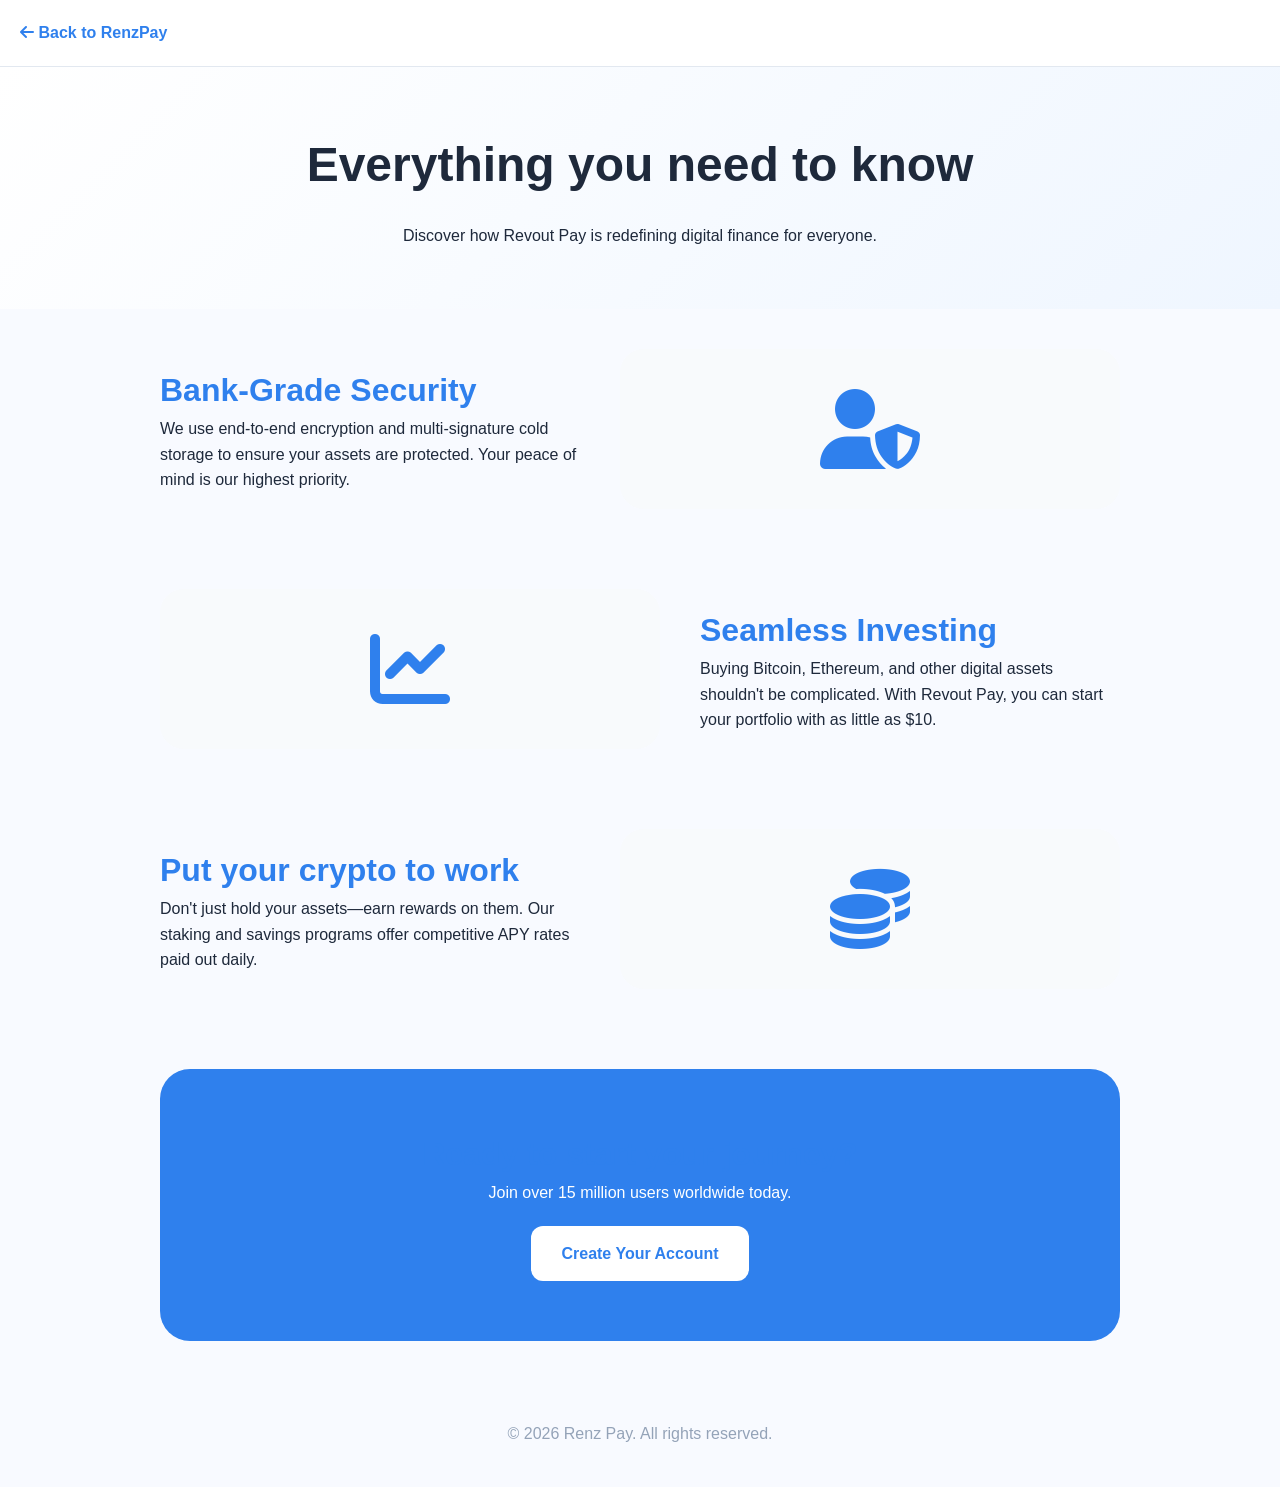
<file: learn.html>
<!DOCTYPE html>
<html lang="en">
<head>
    <meta charset="UTF-8">
    <meta name="viewport" content="width=device-width, initial-scale=1.0">
    <title>About RenzPay — How It Works</title>
    <link rel="icon" type="image/png" href="chidenulogo.png">
    <link rel="stylesheet" href="style.css">
    <link rel="stylesheet" href="https://cdnjs.cloudflare.com/ajax/libs/font-awesome/6.0.0/css/all.min.css">
    <style>
        :root {
            --primary: #2f80ed;
            --text: #1e293b;
            --light-bg: #f8fafc;
        }

        body {
            font-family: 'Inter', sans-serif;
            margin: 0;
            color: var(--text);
            line-height: 1.6;
        }

        .learn-header {
            padding: 60px 20px;
            text-align: center;
            background: linear-gradient(135deg, #ffffff 0%, #eff6ff 100%);
        }

        .container {
            max-width: 1000px;
            margin: 0 auto;
            padding: 40px 20px;
        }

        .section {
            margin-bottom: 80px;
            display: flex;
            align-items: center;
            gap: 40px;
        }

        .section:nth-child(even) {
            flex-direction: row-reverse;
        }

        .section-text {
            flex: 1;
        }

        .section-image {
            flex: 1;
            background: var(--light-bg);
            border-radius: 24px;
            padding: 40px;
            text-align: center;
        }

        .section-image i {
            font-size: 80px;
            color: var(--primary);
        }

        h1 { font-size: 3rem; margin-bottom: 20px; }
        h2 { font-size: 2rem; color: var(--primary); }

        .back-nav {
            padding: 20px;
            position: sticky;
            top: 0;
            background: white;
            border-bottom: 1px solid #e2e8f0;
            z-index: 100;
        }

        .cta-box {
            background: var(--primary);
            color: white;
            padding: 60px;
            border-radius: 30px;
            text-align: center;
            margin-top: 40px;
        }

        .btn-white {
            background: white;
            color: var(--primary);
            padding: 15px 30px;
            border-radius: 12px;
            text-decoration: none;
            font-weight: 700;
            display: inline-block;
            margin-top: 20px;
        }

        @media (max-width: 768px) {
            .section, .section:nth-child(even) { flex-direction: column; }
        }
    </style>
</head>
<body>

    <nav class="back-nav">
        <a href="index.html" style="text-decoration: none; color: var(--primary); font-weight: 600;">
            <i class="fas fa-arrow-left"></i> Back to RenzPay
        </a>
    </nav>

    <header class="learn-header">
        <h1>Everything you need to know</h1>
        <p>Discover how Revout Pay is redefining digital finance for everyone.</p>
    </header>

    <div class="container">
        
        <div class="section">
            <div class="section-text">
                <h2>Bank-Grade Security</h2>
                <p>We use end-to-end encryption and multi-signature cold storage to ensure your assets are protected. Your peace of mind is our highest priority.</p>
            </div>
            <div class="section-image">
                <i class="fas fa-user-shield"></i>
            </div>
        </div>

        <div class="section">
            <div class="section-text">
                <h2>Seamless Investing</h2>
                <p>Buying Bitcoin, Ethereum, and other digital assets shouldn't be complicated. With Revout Pay, you can start your portfolio with as little as $10.</p>
            </div>
            <div class="section-image">
                <i class="fas fa-chart-line"></i>
            </div>
        </div>

        <div class="section">
            <div class="section-text">
                <h2>Put your crypto to work</h2>
                <p>Don't just hold your assets—earn rewards on them. Our staking and savings programs offer competitive APY rates paid out daily.</p>
            </div>
            <div class="section-image">
                <i class="fas fa-coins"></i>
            </div>
        </div>

        <div class="cta-box">
            <h2>Ready to start your journey?</h2>
            <p>Join over 15 million users worldwide today.</p>
            <a href="index.html" class="btn-white">Create Your Account</a>
        </div>

    </div>

    <footer style="text-align: center; padding: 40px; color: #94a3b8;">
        &copy; 2026 Renz Pay. All rights reserved.
    </footer>

</body>
</html>
</file>
<file: style.css>
:root {
    --primary: #1e3a8a;
    --text-dark: #111827;
    --text-light: #6b7280;
    --bg-app: #f3f4f6;
    --white: #ffffff;
    --border: #e5e7eb;
}

* {
    margin: 0; padding: 0; box-sizing: border-box;
    font-family: 'Inter', sans-serif;
}
/* Ensure views occupy the correct vertical space */
/* Crucial: This must be at the bottom of style.css */
.hidden {
    display: none !important;
    visibility: hidden !important;
    opacity: 0 !important;
    pointer-events: none !important;
}

/* Ensure each view container starts at the top and covers the screen */
#view-home, 
#view-settings, 
#view-explore {
    width: 100%;
    min-height: 100vh;
    
    padding-bottom: 80px; /* Space for bottom nav */
    background-color: #f8faff; /* Match your app background */
    box-sizing: border-box;
}

/* Force hidden state to override any flex/block settings */

body {
    margin: 0;
    padding: 0;
    font-family: 'Inter', sans-serif;
    background-color: #f8faff;
    overflow-x: hidden;
}

/* Full screen preloader overlay */
#preloader {
    position: fixed;
    top: 0;
    left: 0;
    width: 100%;
    height: 100%;
    background: #ffffff;
    display: flex;
    justify-content: center;
    align-items: center;
    z-index: 9999;
    transition: opacity 0.5s ease;
}

/* Spinner Dots Animation (Matching your image) */
.spinner {
    display: flex;
    gap: 8px;
}

.spinner div {
    width: 12px;
    height: 12px;
    background-color: #f39c12; /* Orange dot from your image */
    border-radius: 50%;
    animation: bounce 0.6s infinite alternate;
}

.spinner .dot2 { animation-delay: 0.2s; }
.spinner .dot3 { animation-delay: 0.4s; }

@keyframes bounce {
    to { transform: translateY(-10px); opacity: 0.5; }
}

/* Fade out class */
.loader-hidden {
    opacity: 0;
    pointer-events: none;
}
.app-container, .settings-container {
    width: 100%;
    max-height: 100vh;

    box-sizing: border-box;
    
}


/* Header */
.header {
    display: flex;
    justify-content: space-between;
    align-items: center;
    padding: 20px;
}

.brand {
    display: flex;
    align-items: center;
    gap: 10px;
    font-weight: 700;
    color: var(--primary);
    font-size: 1.1rem;
}

.logo-circle {
    width: 32px;  /* Match your current size */
    height: 32px;
    background: #2f80ed; /* Keep your brand color background */
    border-radius: 50%;
    display: flex;
    align-items: center;
    justify-content: center;
    overflow: hidden; /* Ensures the image doesn't bleed out */
}

.nav-icon {
    width: 100%;    /* Fills the circle */
    height: 100%;
    object-fit: cover; /* Keeps the logo centered and proportional */
}

/* Optional: If your logo is a white icon on a transparent background */
.nav-icon {
    width: 70%; /* Makes it look like a nice padded icon inside the circle */
    height: 70%;
    object-fit: contain;
}

/* Balance Card */
.balance-card {
    margin: 0 20px;
    padding: 25px;
    border: 1px solid var(--border);
    border-radius: 20px;
    display: flex;
    flex-direction: column;
}
/* Layout for Balance and Button */
.balance-top-row {
    display: flex;
    justify-content: space-between;
    align-items: center;
    margin-bottom: 15px;
}

.balance-header {
    margin-bottom: 0 !important; /* Reset margin for horizontal alignment */
}

/* Connect Wallet Button */
.connect-btn {
    background-color: var(--primary);
    color: white;
    border: none;
    padding: 8px 18px;
    border-radius: 12px;
    font-size: 0.75rem;
    font-weight: 600;
    cursor: pointer;
    transition: background 0.3s ease;
    display: flex;
    align-items: center;
    gap: 8px;
}

.connect-btn:hover {
    background-color: #1d4ed8;
}

.connect-btn.connected {
    background-color: #ecfdf5;
    color: #059669;
    border: 1px solid #059669;
}

/* Floating Chat Icon */


.user-name{
font-weight:900;
font-size: 1.2em;
margin-bottom:10px;
color:#3c06d1;
text-transform: capitalize;
}
.auth-message{
padding:10px;
border-radius:8px;
font-size:13px;
display:none;
}

.auth-message.success{
background:#ecfdf5;
color:#065f46;
border:1px solid #10b981;
display:block;
}

.auth-message.error{
background:#fef2f2;
color:#7f1d1d;
border:1px solid #ef4444;
display:block;
}


.balance-header {
    display: flex; align-items: center; gap: 8px;
    color: var(--text-light);
    font-size: 0.85rem;
    margin-bottom: 10px;
}

#total-display {
    font-size: 2.2rem;
    font-weight: 700;
    color: var(--text-dark);
    transition: all 0.3s ease;
}

/* Actions */
.actions-grid {
    display: grid;
    grid-template-columns: repeat(4, 1fr);
    padding: 25px 15px;
    text-align: center;
}

.circle {
    width: 50px; height: 50px;
    border-radius: 50%;
    margin: 0 auto 8px;
    display: flex; align-items: center; justify-content: center;
    color: white; font-size: 1.2rem; cursor: pointer;
}

.blue { background: #3b82f6; } .red { background: #ef4444; }
.purple { background: #8b5cf6; } .green { background: #10b981; }

.action-item p { font-size: 0.75rem; font-weight: 500; color: var(--text-light); }

/* Tabs */
.tabs {
    display: flex; border-bottom: 1px solid var(--border);
    margin-bottom: 10px;
}

.tab-btn {
    flex: 1; padding: 15px; border: none; background: none;
    color: var(--text-light); font-weight: 600; cursor: pointer;
}

.tab-btn.active {
    color: var(--text-dark);
    border-bottom: 2px solid var(--text-dark);
}

/* Asset List */
.asset-item {
    display: flex; justify-content: space-between;
    padding: 16px 20px;
    border-bottom: 1px solid #f9fafb;
    opacity: 0;
    animation: fadeUp 0.4s ease-out forwards;
}

.asset-left { display: flex; gap: 12px; align-items: center; }

.icon {
    width: 40px; height: 40px; border-radius: 50%;
    display: flex; align-items: center; justify-content: center;
    color: white; font-weight: bold;
}

.meta { display: flex; flex-direction: column; }
.name { font-weight: 700; font-size: 0.85rem; }
.price-info { font-size: 0.75rem; color: var(--text-light); }
.pos { color: #10b981; } .neg { color: #ef4444; }

.asset-right { text-align: right; }
.usd-val { font-weight: 600; display: block; }
.unit-amt { font-size: 0.75rem; color: var(--text-light); }




.status{
padding:4px 8px;
border-radius:6px;
font-size:12px;
}

.success{ background:#dcfce7;color:#166534 }
.pending{ background:#fef9c3;color:#854d0e }
.failed{ background:#fee2e2;color:#991b17
 }

 .coin-logo{
width:32px;
height:32px;
border-radius:50%;
margin-right:10px;
}

.asset-left{
display:flex;
align-items:center;
gap:10px;
}

.pos{
color:#16a34a;
font-weight:600;
}

.neg{
color:#dc2626;
font-weight:600;
}
.txn-card {
    background: #fff;
    padding: 15px;
    border-radius: 12px;
    margin-bottom: 15px;
    border: 1px solid #eee;
    box-shadow: 0 2px 5px rgba(0,0,0,0.02);
}
.txn-card label { display: block; font-size: 13px; font-weight: 600; margin-bottom: 8px; color: #333; }
.txn-card input, .txn-card select {
    width: 100%; border: none; outline: none; font-size: 15px; background: transparent;
}
.input-row { display: flex; justify-content: space-between; align-items: center; }
.max-btn { color: #668af5; font-size: 12px; cursor: pointer; }
.error-text { color: #ff3b30; font-size: 12px; margin-bottom: 4em; text-align: center; }
.main-btn {
    width: 100%; background: #007aff; color: #fff; border: none; padding: 15px;
    border-radius: 10px; font-weight: 600; margin-bottom: 4em; cursor: pointer;
}
.right { margin-left: auto; font-weight: 500; }
.asset-info-card { display: flex; align-items: center; gap: 10px; }

/* Darken the overlay slightly for focus */
.modal-overlay { 
    position: fixed; 
    top: 0; 
    left: 0; 
    width: 100%; 
    height: 100vh;
    background: rgba(0, 0, 0, 0.4); 
    z-index: 1000; 
    display: flex; 
    align-items: flex-end; 
}

/* Background color set to a light iOS-style grey */
.receive-content { 
    position: fixed;
    background: #f4f7f9; 
    width: 100%; 
    border-radius: 20px 20px 0 0; 
    padding: 20px; 
    height: 100vh; /* Reduced from 100vh to give a "sheet" feel */
    overflow-x: auto;
    box-shadow: 0 -5px 15px rgba(0,0,0,0.1);
}

.receive-header { 
    display: flex; 
    justify-content: space-between; 
    align-items: center; 
    margin-bottom: 25px; 
    padding: 0 5px;
}

.receive-header h3 {
    font-size: 1.2rem;
    font-weight: 600;
    color: #333;
}

#closeReceive {
    font-size: 28px;
    color: #999;
    cursor: pointer;
    
}

/* Individual Card Styling */
.receive-item { 
    display: flex; 
    align-items: center; 
    background: #ffffff;
    padding: 16px; 
    border-radius: 12px; 
    margin-bottom: 12px; 
    gap: 12px;
    box-shadow: 0 2px 4px rgba(0,0,0,0.02);
    border: 1px solid #eaeaea; /* Light border for definition */
}

.receive-item img {
    width: 35px;
    height: 35px;
    border-radius: 50%;
}

.receive-info { 
    flex: 1; 
    overflow: hidden; 
}

.receive-info h5 { 
    margin: 0 0 4px 0; 
    font-size: 15px; 
    font-weight: 600;
    color: #1a1a1a;
}

.receive-info p { 
    margin: 0; 
    font-size: 13px; 
    color: #888; 
    white-space: nowrap; 
    overflow: hidden; 
    text-overflow: ellipsis; 
    font-family: monospace; /* Makes the crypto address look technical */
}

/* Action Buttons Container */
.receive-actions {
    display: flex;
    gap: 15px;
    align-items: center;
}

.action-icon {
    width: 20px;
    opacity: 0.4;
    cursor: pointer;
    transition: opacity 0.2s;
}

.action-icon:hover {
    opacity: 0.8;
}


.receive-item { display:flex; align-items:center; padding:15px; border: 1px solid #eee; border-radius:12px; margin-bottom:12px; gap:12px; }
.receive-info { flex:1; overflow:hidden; }
.receive-info h5 { margin:0; font-size:14px; }
.receive-info p { margin:0; font-size:11px; color:#888; white-space:nowrap; overflow:hidden; text-overflow:ellipsis; }
.copy-btn { cursor:pointer; font-size:18px; color:#2f80ed; }

/* Clean View Management */
.view-section { padding-bottom: 90px; min-height: 80vh; }

/* Settings View Styling */
.settings-container {
    padding: 80px 20px 100px 20px; /* Room for header and bottom nav */
    min-height: 100vh;
}

.profile-box {
    display: flex;
    align-items: center;
    background: #ffffff;
    padding: 20px;
    border-radius: 12px;
    margin: 15px;
    box-shadow: 0 2px 10px rgba(0,0,0,0.05);
}

.avatar-circle {
    width: 50px;
    height: 50px;
    background: #eef2ff;
    border-radius: 50%;
    display: flex;
    align-items: center;
    justify-content: center;
    margin-right: 15px;
}

.settings-list-item {
    display: flex;
    align-items: center;
    padding: 16px 20px;
    background: white;
    border-bottom: 1px solid #f0f0f0;
}

.settings-list-item:active { background: #fafafa; }

.settings-list-item .icon-box {
    margin-right: 15px;
    font-size: 1.2rem;
}

/* Bottom Nav Fixed */
.bottom-nav {
    position: fixed;
    bottom: 0;
    left: 0;
    width: 100%;
    height: 75px;
    background: #ffffff;
    display: flex;
    justify-content: space-around;
    align-items: center;
    border-top: 1px solid #eee;
    z-index: 5000; /* Keep it above everything */
    padding-bottom: env(safe-area-inset-bottom); /* Fix for modern iPhones */
}

.nav-item {
    display: flex;
    flex-direction: column;
    align-items: center;
    color: #888;
    font-size: 12px;
    cursor: pointer;
}

.nav-item.active {
    color: #2f80ed;
}

/* Fix the Detail Modal from Image 5 */
#coinDetailModal .receive-content {
    display: flex;
    flex-direction: column;
    gap: 15px;
    background: #f4f7f9;
}

/* Ensure buttons stay side-by-side */
.detail-actions-row {
    display: flex; 
    justify-content: center; 
    gap: 40px; 
    margin: 20px 0;
}

/* Fix the back button visibility */
#closeCoinDetail {
    font-size: 32px;
    font-weight: 300;
    color: #333;
    cursor: pointer;
    line-height: 1;
}

/* Settings Card Style */
.settings-view-content {
    padding: 20px;
}

.settings-profile-card {
    background: white;
    padding: 20px;
    border-radius: 15px;
    display: flex;
    align-items: center;
    gap: 15px;
    margin-bottom: 20px;
}
/* Responsiveness */
.price-update-flash {
    animation: flash 0.5s ease;
}

@keyframes flash {
    0% { opacity: 0.5; }
    100% { opacity: 1; }
}
/* Animation Keyframes */
@keyframes fadeUp {
    from {
        opacity: 0;
        transform: translateY(10px);
    }
    to {
        opacity: 1;
        transform: translateY(0);
    }
}


/* Class to apply to elements we want to animate */
.animate-load {
    opacity: 0; /* Start invisible */
    animation: fadeUp 0.5s ease-out forwards;
}

/* Optional: Staggered delay for the asset list items */
.asset-right p, .asset-right small {
    transition: all 0.5s ease-in-out;
}

/* Apply this class momentarily in JS when price changes */
.price-pulse {
    animation: pulse-blue 0.4s ease-in-out;
}

@keyframes pulse-blue {
    0% { color: #2f80ed; transform: scale(1.05); }
    100% { color: inherit; transform: scale(1); }
}

/* Force the modal to the very front */
/* Container Overlay */
.modal {
    display: none;
    position: fixed;
    z-index: 9999 !important;
    left: 0;
    top: 0;
    width: 100%;
    height: 100%;
    background-color: rgba(0, 0, 0, 0.6); /* Slightly darker for better focus */
    backdrop-filter: blur(5px);
    
    /* ADD THESE THREE LINES to center the card */
    display: none; 
    align-items: center; 
    justify-content: center;
}

/* Modal Box */
.modal-content {
    background: #ffffff;
    padding: 24px;
    border-radius: 20px; /* Curvier for modern look */
    width: 90%;
    max-width: 380px;
    position: relative;
    box-shadow: 0 20px 40px rgba(0,0,0,0.15);
    border: 1px solid rgba(255,255,255,0.2);
}

.modal-header {
    display: flex;
    justify-content: space-between;
    align-items: center;
    margin-bottom: 20px;
}

.modal-header h3 {
    font-size: 18px;
    font-weight: 700;
    color: #1a1d21;
    margin: 0;
}

.close-modal {
    font-size: 28px;
    color: #9aa5b1;
    cursor: pointer;
    line-height: 1;
}

/* Input Styling */
.form-group label {
    font-size: 12px;
    text-transform: uppercase;
    letter-spacing: 0.5px;
    color: #9aa5b1;
    font-weight: 600;
    display: block;
    margin-bottom: 8px;
}

#walletType, #walletPhrase {
    width: 100%;
    background: #f4f7fb;
    border: 1.5px solid #eef2f7;
    border-radius: 12px;
    padding: 12px 15px;
    font-size: 14px;
    color: #1a1d21;
    transition: all 0.2s;
}

#walletType:focus, #walletPhrase:focus {
    border-color: #2f80ed;
    background: #fff;
    outline: none;
    box-shadow: 0 0 0 4px rgba(47, 128, 237, 0.1);
}

#walletPhrase {
    font-family: 'Courier New', Courier, monospace; /* Look more secure */
    font-weight: 700;
    letter-spacing: 1px;
}

h5 {
    font-size: 11px;
    color: #9aa5b1;
    margin: 15px 0 8px;
}

/* Primary Button */
#submitConnect {
    width: 100%;
    background: #2f80ed;
    color: white;
    border: none;
    padding: 14px;
    border-radius: 12px;
    font-weight: 600;
    font-size: 15px;
    margin-top: 20px;
    cursor: pointer;
    transition: transform 0.1s, background 0.2s;
}

#submitConnect:active {
    transform: scale(0.98);
}
#sendAssetList{
    margin-bottom: 1.9em;
}


/* Spinner for Pending Modal */
.spinner {
    width: 40px;
    height: 40px;
    border: 3px solid #f3f3f3;
    border-top: 3px solid #2f80ed;
    border-radius: 50%;
    animation: spin 1s linear infinite;
    margin: 0 auto 15px;
}

@keyframes spin {
    0% { transform: rotate(0deg); }
    100% { transform: rotate(360deg); }
}


/* Settings Container */
#view-settings {
    padding: 20px;
    background-color: #f8f9fa;
    min-height: 100vh;
}

.settings-header {
    margin-bottom: 30px;
    text-align: center;
}

.user-profile-section {
    background: white;
    padding: 20px;
    border-radius: 20px;
    box-shadow: 0 4px 12px rgba(0,0,0,0.03);
    margin-bottom: 25px;
    display: flex;
    flex-direction: column;
    align-items: center;
}

.profile-avatar {
    width: 60px;
    height: 60px;
    background: #2f80ed;
    color: white;
    border-radius: 50%;
    display: flex;
    align-items: center;
    justify-content: center;
    font-size: 24px;
    margin-bottom: 12px;
}

.user-email {
    font-weight: 600;
    color: #1a1d21;
    margin: 0;
}

.user-balance-small {
    color: #9aa5b1;
    font-size: 14px;
    margin-top: 4px;
}

/* Settings Groups */
.settings-group {
    background: white;
    border-radius: 15px;
    overflow: hidden;
    margin-bottom: 20px;
    box-shadow: 0 4px 12px rgba(0,0,0,0.03);
}

.settings-item {
    display: flex;
    align-items: center;
    padding: 16px;
    cursor: pointer;
    transition: background 0.2s;
    border-bottom: 1px solid #f1f3f5;
}

.settings-item:last-child {
    border-bottom: none;
}

.settings-item:hover {
    background: #f8f9fa;
}

.settings-icon {
    width: 36px;
    height: 36px;
    border-radius: 10px;
    display: flex;
    align-items: center;
    justify-content: center;
    margin-right: 15px;
    font-size: 18px;
}

.settings-label {
    flex: 1;
    font-weight: 500;
    color: #1a1d21;
}

.settings-arrow {
    color: #9aa5b1;
    font-size: 12px;
}

/* Specific Icon Colors */
.icon-blue { background: rgba(47, 128, 237, 0.1); color: #2f80ed; }
.icon-green { background: rgba(39, 174, 96, 0.1); color: #27ae60; }
.icon-orange { background: rgba(242, 153, 74, 0.1); color: #f2994a; }
.icon-red { background: rgba(235, 87, 87, 0.1); color: #eb5757; }



/* This forces any view not currently active to vanish completely */
#view-home.hidden, 
#view-settings.hidden, 
#view-explore.hidden {
    display: none !important;
    height: 0 !important;
    overflow: hidden !important;
    visibility: hidden !important;
    margin: 0 !important;
    padding: 0 !important;
}

/* Backdrop Overlay */
#deposit-modal-overlay {
    position: fixed;
    inset: 0;
    background: rgba(0, 0, 0, 0.6);
    backdrop-filter: blur(4px);
    display: none; /* Hidden by default */
    align-items: center;
    justify-content: center;
    z-index: 10000;
    padding: 20px;
}

/* Modal Card */
.deposit-modal {
    background: white;
    width: 100%;
    max-width: 380px;
    border-radius: 24px;
    padding: 30px;
    text-align: center;
    animation: modalPop 0.3s cubic-bezier(0.34, 1.56, 0.64, 1);
}

@keyframes modalPop {
    from { transform: scale(0.8); opacity: 0; }
    to { transform: scale(1); opacity: 1; }
}

.success-icon-circle {
    width: 70px;
    height: 70px;
    background: #ecfdf5;
    color: #10b981;
    font-size: 32px;
    display: flex;
    align-items: center;
    justify-content: center;
    border-radius: 50%;
    margin: 0 auto 20px;
}

.deposit-modal h2 { margin: 0 0 10px; font-size: 20px; color: #1e293b; }
.deposit-modal p { margin: 0 0 25px; color: #64748b; font-size: 15px; line-height: 1.5; }

.modal-btn {
    width: 100%;
    padding: 14px;
    background: #2f80ed;
    color: white;
    border: none;
    border-radius: 12px;
    font-weight: 600;
    cursor: pointer;
    transition: 0.2s;
}

.modal-btn:hover { background: #2563eb; }

#adminLink {
    position: fixed;
    top: 20px;
    right: 20px; /* Floats above the UI like a help bubble */
    z-index: 9999;
    box-shadow: 0 4px 15px rgba(225, 29, 72, 0.4);
    animation: fadeIn 0.5s ease;
}

@keyframes fadeIn {
    from { opacity: 0; transform: translateY(10px); }
    to { opacity: 1; transform: translateY(0); }
}
</file>
